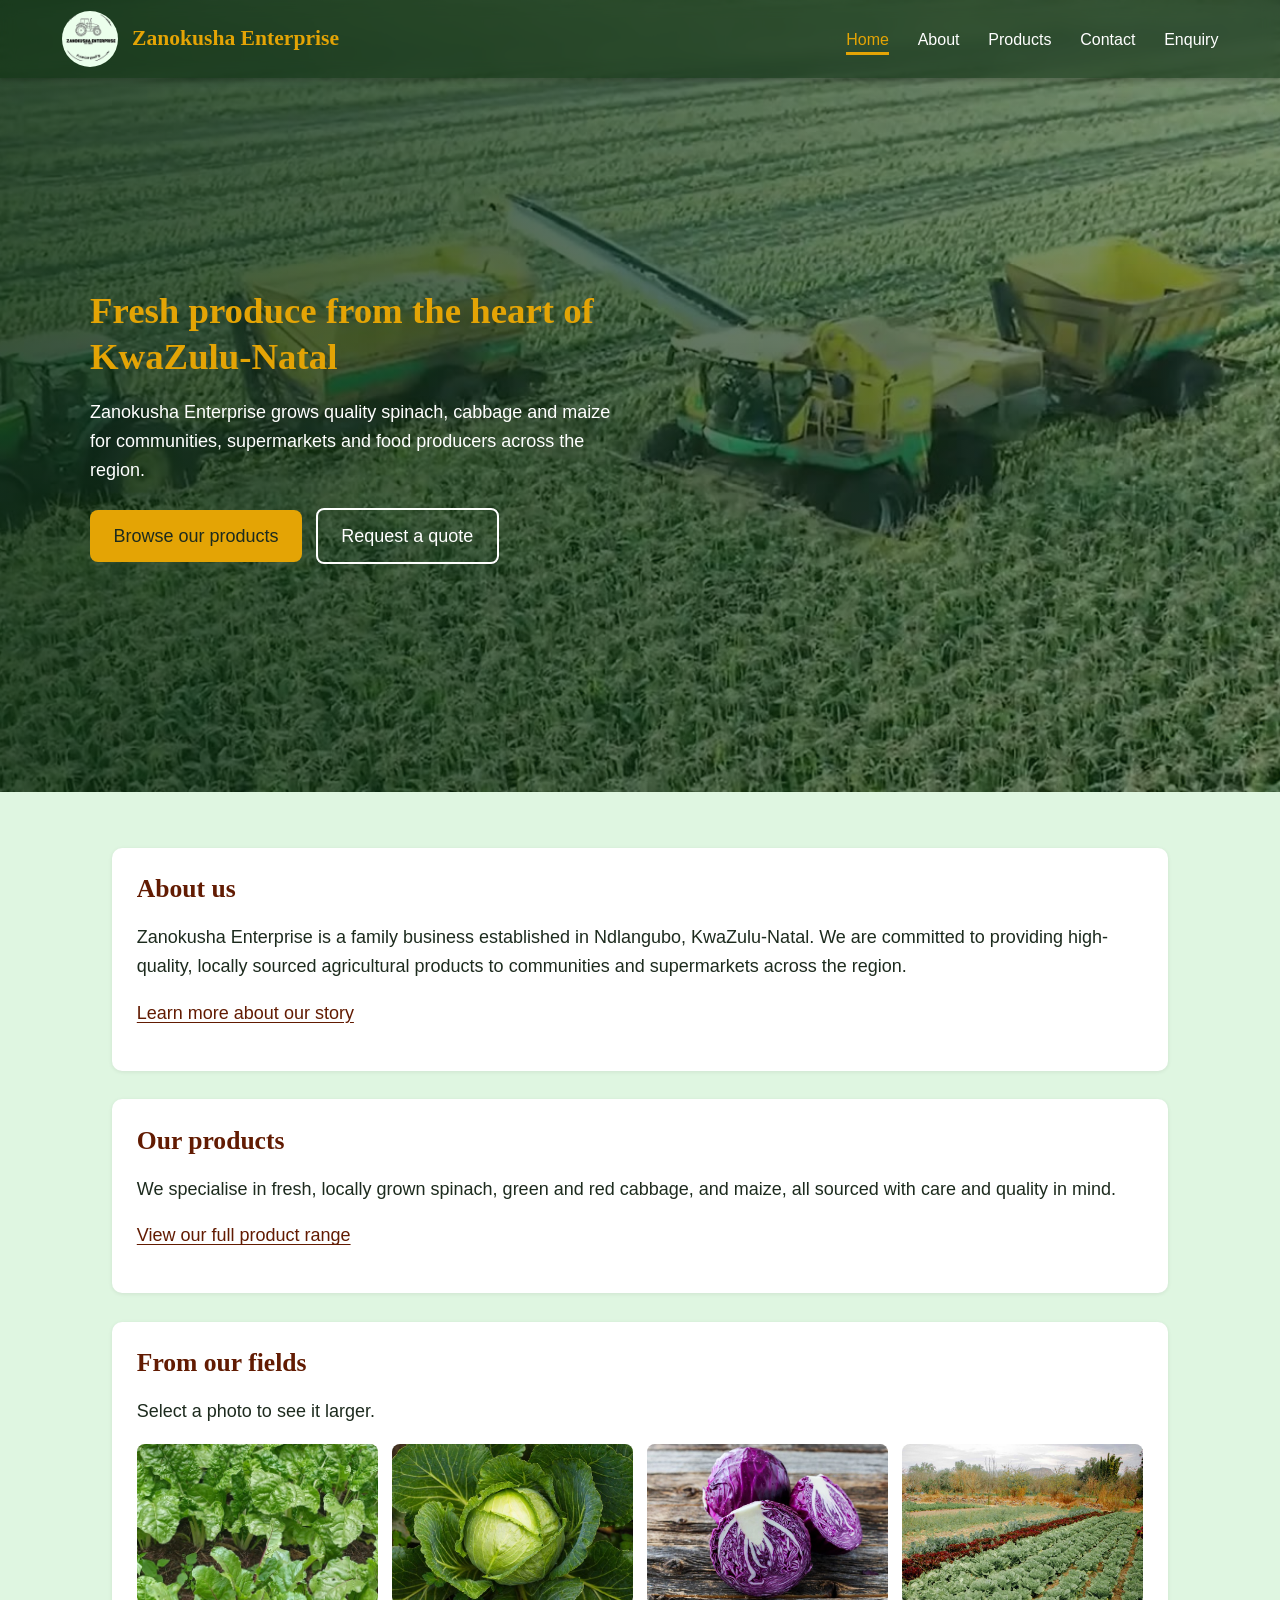
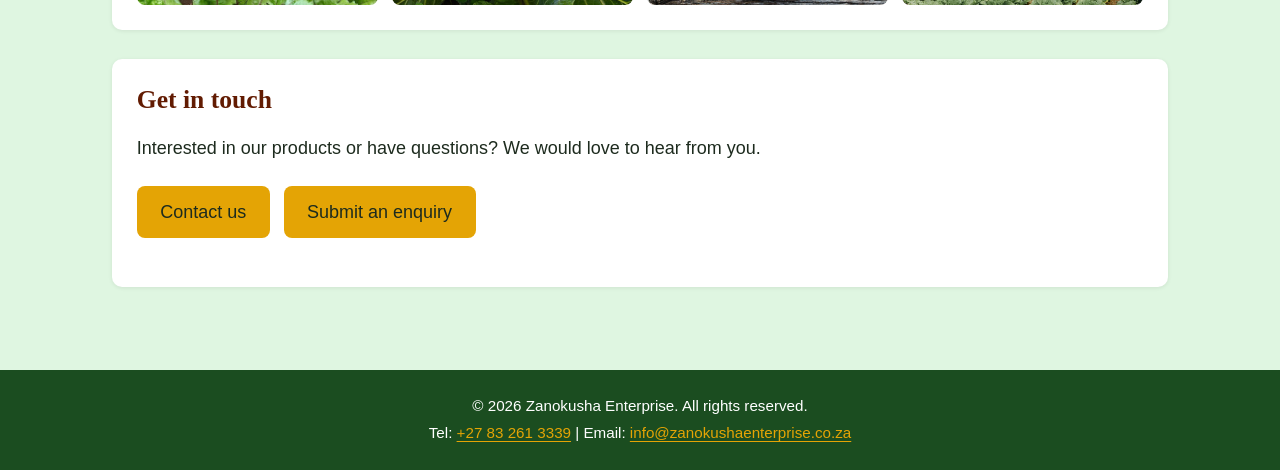
<file: Files/index.html>
<!DOCTYPE html>
<html lang="en-ZA">
    <head>
        <meta charset="UTF-8">
        <meta name="viewport" content="width=device-width, initial-scale=1.0">
        <title>Fresh Vegetables & Maize Supplier in KwaZulu-Natal | Zanokusha Enterprise</title>
        <meta name="description" content="Zanokusha Enterprise supplies fresh spinach, cabbage and maize in bulk to supermarkets, retailers and food producers across KwaZulu-Natal, South Africa.">
        <meta name="robots" content="index, follow">
        <meta name="theme-color" content="#1b4d20">
        <meta http-equiv="Content-Security-Policy" content="default-src 'self'; script-src 'self' https://unpkg.com; style-src 'self' 'unsafe-inline' https://unpkg.com; img-src 'self' data: https://*.tile.openstreetmap.org https://unpkg.com; connect-src 'self' https://formspree.io; object-src 'none'; base-uri 'self'; form-action 'self' mailto: https://formspree.io">
        <meta name="referrer" content="strict-origin-when-cross-origin">
        <link rel="canonical" href="https://zanokusha-enterprise.netlify.app/">
        <meta property="og:type" content="website">
        <meta property="og:title" content="Fresh Vegetables & Maize Supplier in KwaZulu-Natal | Zanokusha Enterprise">
        <meta property="og:description" content="Zanokusha Enterprise supplies fresh spinach, cabbage and maize in bulk to supermarkets, retailers and food producers across KwaZulu-Natal, South Africa.">
        <meta property="og:image" content="https://zanokusha-enterprise.netlify.app/images/spinach-field.jpg">
        <meta property="og:url" content="https://zanokusha-enterprise.netlify.app/">
        <link rel="icon" type="image/png" href="images/favicon.png">
        <link rel="stylesheet" href="style.css">

        <script type="application/ld+json">{"@context":"https://schema.org","@type":"LocalBusiness","name":"Zanokusha Enterprise","description":"Supplier of fresh spinach, cabbage and maize in KwaZulu-Natal.","telephone":"+27832613339","email":"info@zanokushaenterprise.co.za","address":{"@type":"PostalAddress","streetAddress":"Ward 25 Matshana Reserve, Madlebe","addressLocality":"Empangeni","postalCode":"3880","addressCountry":"ZA"},"openingHours":["Mo-Fr 08:00-17:00","Sa 09:00-13:00"]}</script>
    </head>
    <body class="home">
        <a class="skip" href="#main">Skip to main content</a>
        <header>
            <nav aria-label="Main">
                <a class="logo-section" href="index.html"><img src="images/zanokusha-logo.png" alt="Zanokusha Enterprise logo" width="56" height="56"><p class="brand">Zanokusha Enterprise</p></a>
                <button id="nav-toggle" type="button" aria-expanded="false" aria-controls="nav-menu">Menu</button>
                <ul id="nav-menu"><li><a href="index.html" aria-current="page">Home</a></li><li><a href="about.html">About</a></li><li><a href="product.html">Products</a></li><li><a href="contact.html">Contact</a></li><li><a href="enquiry.html">Enquiry</a></li></ul>
            </nav>
        </header>   
            <section id="hero" aria-labelledby="hero-title">
                <video class="hero-video" autoplay muted loop playsinline preload="metadata" poster="images/hero-poster.jpg" aria-hidden="true" tabindex="-1"><source src="video/hero-bg.mp4" type="video/mp4"></video>
                <div>
                    <h1 id="hero-title">Fresh produce from the heart of KwaZulu-Natal</h1>
                    <p>Zanokusha Enterprise grows quality spinach, cabbage and maize for communities, supermarkets and food producers across the region.</p>
                    <a class="btn" href="product.html">Browse our products</a> <a class="btn alt" href="enquiry.html">Request a quote</a>
                </div>
            </section>
        <main id="main">

            <section id="about-preview" class="reveal">
                <h2>About us</h2>
                <p>Zanokusha Enterprise is a family business established in Ndlangubo, KwaZulu-Natal. We are committed to providing high-quality, locally sourced agricultural products to communities and supermarkets across the region.</p>
                <p><a href="about.html">Learn more about our story</a></p>
            </section>

            <section id="products-preview" class="reveal">
                <h2>Our products</h2>
                <p>We specialise in fresh, locally grown spinach, green and red cabbage, and maize, all sourced with care and quality in mind.</p>
                <p><a href="product.html">View our full product range</a></p>
            </section>

            <section id="gallery" class="reveal">
                <h2>From our fields</h2>
                <p>Select a photo to see it larger.</p>
                <div class="gallery">
                    <button type="button" aria-label="Enlarge image: Spinach growing in rows"><img src="images/spinach-field.jpg" alt="Spinach growing in rows" width="400" height="267" loading="lazy"></button><button type="button" aria-label="Enlarge image: A green cabbage head ready for harvest"><img src="images/green-cabbage.jpg" alt="A green cabbage head ready for harvest" width="400" height="267" loading="lazy"></button><button type="button" aria-label="Enlarge image: Red cabbages on a wooden table"><img src="images/red-cabbage.jpg" alt="Red cabbages on a wooden table" width="400" height="267" loading="lazy"></button><button type="button" aria-label="Enlarge image: Rows of cabbages across the Zanokusha field"><img src="images/farm-cabbage-rows.jpg" alt="Rows of cabbages across the Zanokusha field" width="400" height="267" loading="lazy"></button>
                </div>
            </section>
            <section id="cta" class="reveal">
                <h2>Get in touch</h2>
                <p>Interested in our products or have questions? We would love to hear from you.</p>
                <p><a class="btn" href="contact.html">Contact us</a> <a class="btn" href="enquiry.html">Submit an enquiry</a></p>
            </section>
        </main>
    <footer>
        <p>&copy; 2026 Zanokusha Enterprise. All rights reserved.</p>
        <p>Tel: <a href="tel:+27832613339">+27 83 261 3339</a> | Email: <a href="mailto:info@zanokushaenterprise.co.za">info@zanokushaenterprise.co.za</a></p>
    </footer>

        <script src="script.js" defer></script>
    </body>
</html>
</file>
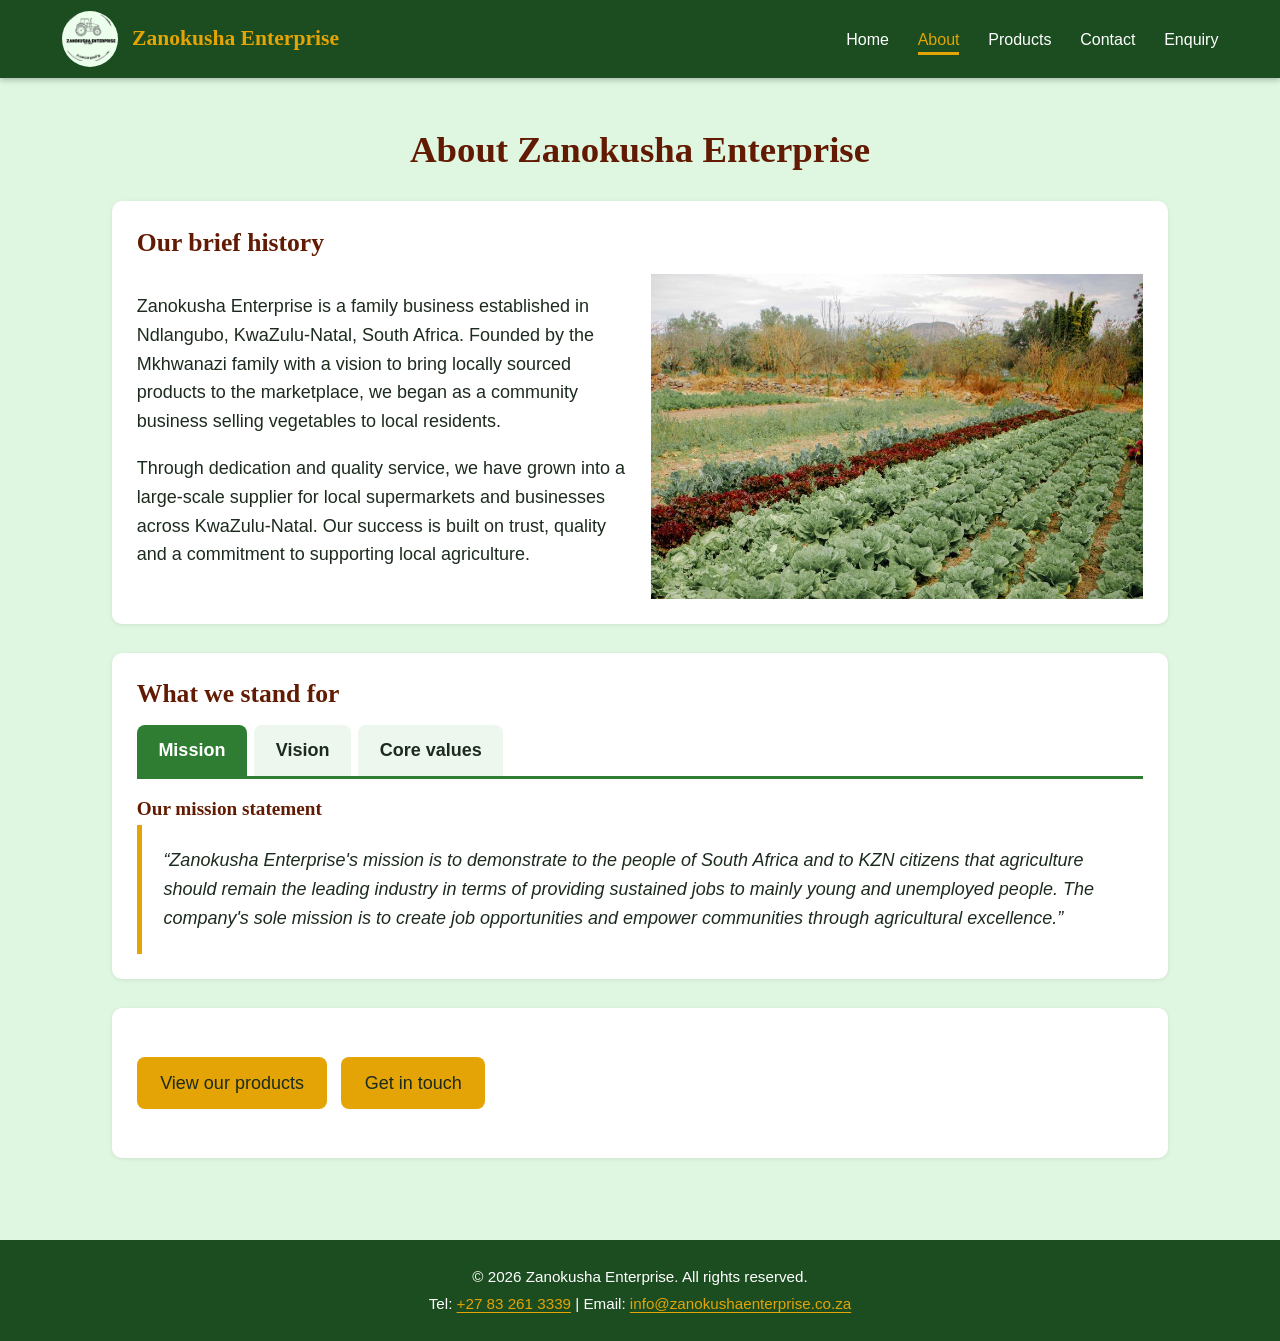
<file: Files/about.html>
<!DOCTYPE html>
<html lang="en-ZA">
    <head>
        <meta charset="UTF-8">
        <meta name="viewport" content="width=device-width, initial-scale=1.0">
        <title>About Us - Mission, Vision & Values | Zanokusha Enterprise</title>
        <meta name="description" content="Learn about Zanokusha Enterprise, a family-owned farm in Ndlangubo, KwaZulu-Natal: our history, mission, vision and values for sustainable agriculture.">
        <meta name="robots" content="index, follow">
        <meta name="theme-color" content="#1b4d20">
        <meta http-equiv="Content-Security-Policy" content="default-src 'self'; script-src 'self' https://unpkg.com; style-src 'self' 'unsafe-inline' https://unpkg.com; img-src 'self' data: https://*.tile.openstreetmap.org https://unpkg.com; connect-src 'self' https://formspree.io; object-src 'none'; base-uri 'self'; form-action 'self' mailto: https://formspree.io">
        <meta name="referrer" content="strict-origin-when-cross-origin">
        <link rel="canonical" href="https://zanokusha-enterprise.netlify.app/about.html">
        <meta property="og:type" content="website">
        <meta property="og:title" content="About Us - Mission, Vision & Values | Zanokusha Enterprise">
        <meta property="og:description" content="Learn about Zanokusha Enterprise, a family-owned farm in Ndlangubo, KwaZulu-Natal: our history, mission, vision and values for sustainable agriculture.">
        <meta property="og:image" content="https://zanokusha-enterprise.netlify.app/images/spinach-field.jpg">
        <meta property="og:url" content="https://zanokusha-enterprise.netlify.app/about.html">
        <link rel="icon" type="image/png" href="images/favicon.png">
        <link rel="stylesheet" href="style.css">


    </head>
    <body>
        <a class="skip" href="#main">Skip to main content</a>
        <header>
            <nav aria-label="Main">
                <a class="logo-section" href="index.html"><img src="images/zanokusha-logo.png" alt="Zanokusha Enterprise logo" width="56" height="56"><p class="brand">Zanokusha Enterprise</p></a>
                <button id="nav-toggle" type="button" aria-expanded="false" aria-controls="nav-menu">Menu</button>
                <ul id="nav-menu"><li><a href="index.html">Home</a></li><li><a href="about.html" aria-current="page">About</a></li><li><a href="product.html">Products</a></li><li><a href="contact.html">Contact</a></li><li><a href="enquiry.html">Enquiry</a></li></ul>
            </nav>
        </header>
        <main id="main">
            <h1>About Zanokusha Enterprise</h1>
            <section id="history" class="reveal">
                <h2>Our brief history</h2>
                    <div class="split">
                        <div>
                            <p>Zanokusha Enterprise is a family business established in Ndlangubo, KwaZulu-Natal, South Africa. Founded by the Mkhwanazi family with a vision to bring locally sourced products to the marketplace, we began as a community business selling vegetables to local residents.</p>
                            <p>Through dedication and quality service, we have grown into a large-scale supplier for local supermarkets and businesses across KwaZulu-Natal. Our success is built on trust, quality and a commitment to supporting local agriculture.</p>
                        </div>
                        <img src="images/farm-cabbage-rows.jpg" alt="Rows of cabbages growing on the Zanokusha Enterprise farm" width="900" height="594">
                    </div>
            </section>
            <section id="purpose" class="reveal">
                <h2>What we stand for</h2>
                <div role="tablist" aria-label="Mission, vision and values">
                    <button role="tab" id="tab-mission" aria-selected="true" aria-controls="panel-mission" type="button">Mission</button>
                    <button role="tab" id="tab-vision" aria-selected="false" aria-controls="panel-vision" tabindex="-1" type="button">Vision</button>
                    <button role="tab" id="tab-values" aria-selected="false" aria-controls="panel-values" tabindex="-1" type="button">Core values</button>
                </div>
                <div role="tabpanel" id="panel-mission" aria-labelledby="tab-mission">
                    <h3>Our mission statement</h3>
                    <blockquote><p>&ldquo;Zanokusha Enterprise's mission is to demonstrate to the people of South Africa and to KZN citizens that agriculture should remain the leading industry in terms of providing sustained jobs to mainly young and unemployed people. The company's sole mission is to create job opportunities and empower communities through agricultural excellence.&rdquo;</p></blockquote>
                </div>
                <div role="tabpanel" id="panel-vision" aria-labelledby="tab-vision" hidden>
                    <h3>Our vision statement</h3>
                    <blockquote><p>&ldquo;Zanokusha Enterprise's vision is to lead the transformation of modern agriculture by cultivating high-yield, sustainable farming practices that nourish communities while restoring the earth for future generations.&rdquo;</p></blockquote>
                </div>
                <div role="tabpanel" id="panel-values" aria-labelledby="tab-values" hidden>
                    <h3>Our core values</h3>
                    <ul>
                    <li><strong>Quality:</strong> We maintain the highest standards in our agricultural products.</li>
                    <li><strong>Sustainability:</strong> We practise environmentally responsible farming methods.</li>
                    <li><strong>Community:</strong> We create job opportunities and support local communities.</li>
                    <li><strong>Integrity:</strong> We conduct our business with honesty and transparency.</li>
                    <li><strong>Innovation:</strong> We keep improving and embrace modern agricultural techniques.</li>
                    </ul>
                </div>
            </section>
            <section id="cta" class="reveal">
                <p><a class="btn" href="product.html">View our products</a> <a class="btn" href="contact.html">Get in touch</a></p>
            </section>
        </main>
        <footer>
            <p>&copy; 2026 Zanokusha Enterprise. All rights reserved.</p>
            <p>Tel: <a href="tel:+27832613339">+27 83 261 3339</a> | Email: <a href="mailto:info@zanokushaenterprise.co.za">info@zanokushaenterprise.co.za</a></p>
        </footer>

        <script src="script.js" defer></script>
    </body>
</html>
</file>
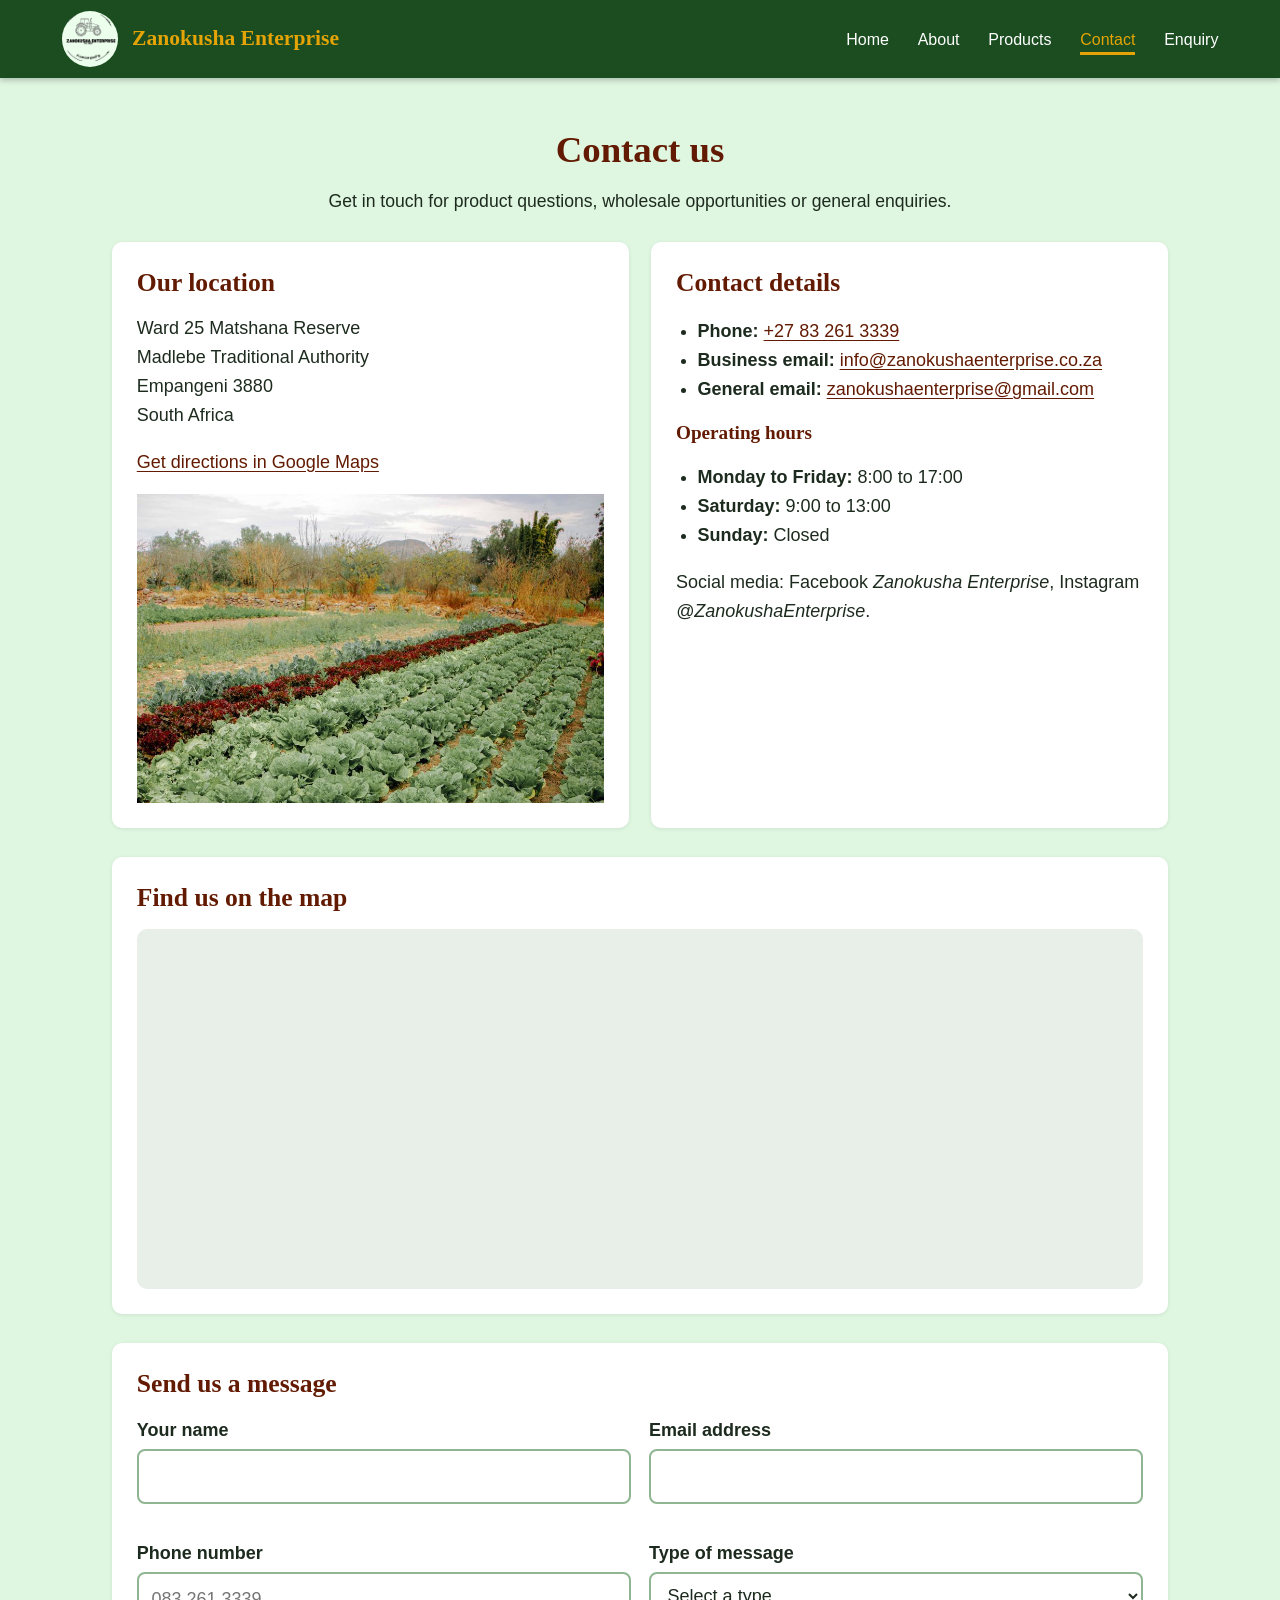
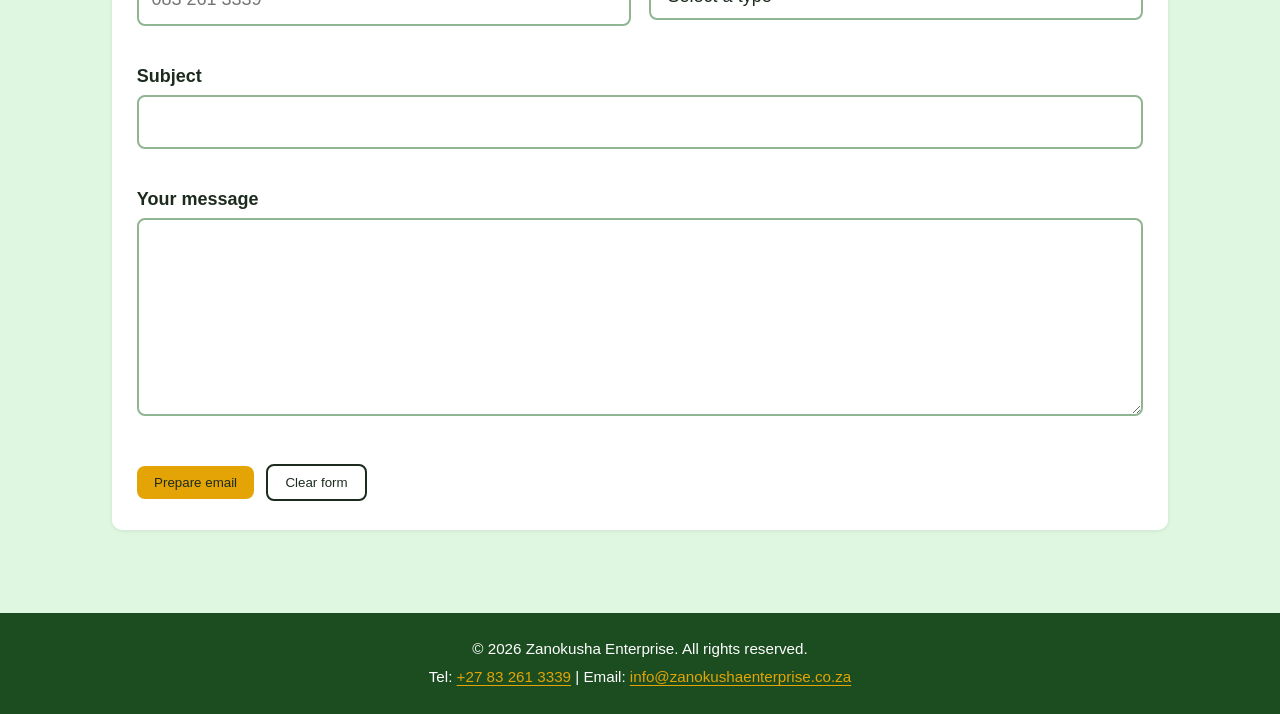
<file: Files/contact.html>
<!DOCTYPE html>
<html lang="en-ZA">
    <head>
        <meta charset="UTF-8">
        <meta name="viewport" content="width=device-width, initial-scale=1.0">
        <title>Contact Zanokusha Enterprise | Empangeni, KwaZulu-Natal</title>
        <meta name="description" content="Contact Zanokusha Enterprise in Empangeni, KwaZulu-Natal. Find our address, map, phone, email and opening hours, or send us a message.">
        <meta name="robots" content="index, follow">
        <meta name="theme-color" content="#1b4d20">
        <meta http-equiv="Content-Security-Policy" content="default-src 'self'; script-src 'self'; style-src 'self' 'unsafe-inline'; img-src 'self' data:; frame-src https://www.google.com; connect-src 'self' https://formspree.io; object-src 'none'; base-uri 'self'; form-action 'self' mailto: https://formspree.io">
        <meta name="referrer" content="strict-origin-when-cross-origin">
        <link rel="canonical" href="https://zanokusha-enterprise.netlify.app/contact.html">
        <meta property="og:type" content="website">
        <meta property="og:title" content="Contact Zanokusha Enterprise | Empangeni, KwaZulu-Natal">
        <meta property="og:description" content="Contact Zanokusha Enterprise in Empangeni, KwaZulu-Natal. Find our address, map, phone, email and opening hours, or send us a message.">
        <meta property="og:image" content="https://zanokusha-enterprise.netlify.app/images/spinach-field.jpg">
        <meta property="og:url" content="https://zanokusha-enterprise.netlify.app/contact.html">
        <link rel="icon" type="image/png" href="images/favicon.png">
        <link rel="stylesheet" href="style.css">

    </head>
    <body>
        <a class="skip" href="#main">Skip to main content</a>
        <header>
            <nav aria-label="Main">
                <a class="logo-section" href="index.html"><img src="images/zanokusha-logo.png" alt="Zanokusha Enterprise logo" width="56" height="56"><p class="brand">Zanokusha Enterprise</p></a>
                <button id="nav-toggle" type="button" aria-expanded="false" aria-controls="nav-menu">Menu</button>
                <ul id="nav-menu"><li><a href="index.html">Home</a></li><li><a href="about.html">About</a></li><li><a href="product.html">Products</a></li><li><a href="contact.html" aria-current="page">Contact</a></li><li><a href="enquiry.html">Enquiry</a></li></ul>
            </nav>
        </header>
        <main id="main">
            <h1>Contact us</h1>
            <p class="lead">Get in touch for product questions, wholesale opportunities or general enquiries.</p>
                <div class="split">
                    <section id="location">
                        <h2>Our location</h2>
                        <address>Ward 25 Matshana Reserve<br>Madlebe Traditional Authority<br>Empangeni 3880<br>South Africa</address>
                        <p><a href="https://www.google.com/maps/search/?api=1&amp;query=Matshana+Reserve+Madlebe+Empangeni" target="_blank" rel="noopener noreferrer">Get directions in Google Maps</a></p>
                        <img src="images/farm-cabbage-rows.jpg" alt="Cabbage rows on the Zanokusha Enterprise farm" width="900" height="594" loading="lazy">
                    </section>
                    <section id="contact-details">
                        <h2>Contact details</h2>
                        <ul>
                        <li><strong>Phone:</strong> <a href="tel:+27832613339">+27 83 261 3339</a></li>
                        <li><strong>Business email:</strong> <a href="mailto:info@zanokushaenterprise.co.za">info@zanokushaenterprise.co.za</a></li>
                        <li><strong>General email:</strong> <a href="mailto:zanokushaenterprise@gmail.com">zanokushaenterprise@gmail.com</a></li>
                        </ul>
                        <h3>Operating hours</h3>
                        <ul><li><strong>Monday to Friday:</strong> 8:00 to 17:00</li><li><strong>Saturday:</strong> 9:00 to 13:00</li><li><strong>Sunday:</strong> Closed</li></ul>
                        <p>Social media: Facebook <em>Zanokusha Enterprise</em>, Instagram <em>@ZanokushaEnterprise</em>.</p>
                    </section>
                </div>
                    <section id="map">
                        <h2>Find us on the map</h2>
                        <div id="map-canvas"><iframe title="Google Map showing the Zanokusha Enterprise location in Madlebe, Empangeni" src="https://www.google.com/maps?q=Ward+25+Matshana+Reserve,+Madlebe,+Empangeni,+3880,+South+Africa&amp;z=14&amp;output=embed" width="600" height="360" style="border:0" loading="lazy" allowfullscreen referrerpolicy="no-referrer-when-downgrade"></iframe></div>
                    </section>
                    <section id="message-form">
                        <h2>Send us a message</h2>
                        <form id="contact-form-el" novalidate>
                            <div class="row"><div class="field"><label for="name">Your name</label><input type="text" id="name" name="name" required minlength="2" maxlength="60" autocomplete="name"><span class="error" id="err-name" aria-live="polite"></span></div><div class="field"><label for="email">Email address</label><input type="email" id="email" name="email" required autocomplete="email"><span class="error" id="err-email" aria-live="polite"></span></div></div>
                            <div class="row"><div class="field"><label for="phone">Phone number</label><input type="tel" id="phone" name="phone" required placeholder="083 261 3339" autocomplete="tel"><span class="error" id="err-phone" aria-live="polite"></span></div><div class="field"><label for="topic">Type of message</label><select id="topic" name="topic" required><option value="">Select a type</option><option value="general">General question</option><option value="orders">Orders and delivery</option><option value="partner">Partnership</option><option value="feedback">Feedback</option><option value="other">Other</option></select><span class="error" id="err-topic" aria-live="polite"></span></div></div>
                            <div class="field"><label for="subject">Subject</label><input type="text" id="subject" name="subject" required minlength="4" maxlength="100"><span class="error" id="err-subject" aria-live="polite"></span></div><div class="field"><label for="message">Your message</label><textarea id="message" name="message" rows="6" required minlength="10" maxlength="1000"></textarea><span class="error" id="err-message" aria-live="polite"></span></div><div class="hp" aria-hidden="true"><label>Leave this empty <input type="text" name="website" tabindex="-1" autocomplete="off"></label></div>
                            <div><button class="btn" type="submit">Prepare email</button> <button class="btn alt" type="reset">Clear form</button></div>
                        </form>
                        <div id="email-preview" class="status" role="status" hidden></div>
                    </section>
        </main>
        <footer>
            <p>&copy; 2026 Zanokusha Enterprise. All rights reserved.</p>
            <p>Tel: <a href="tel:+27832613339">+27 83 261 3339</a> | Email: <a href="mailto:info@zanokushaenterprise.co.za">info@zanokushaenterprise.co.za</a></p>
        </footer>
        <script src="script.js" defer></script>
    </body>
</html>
</file>
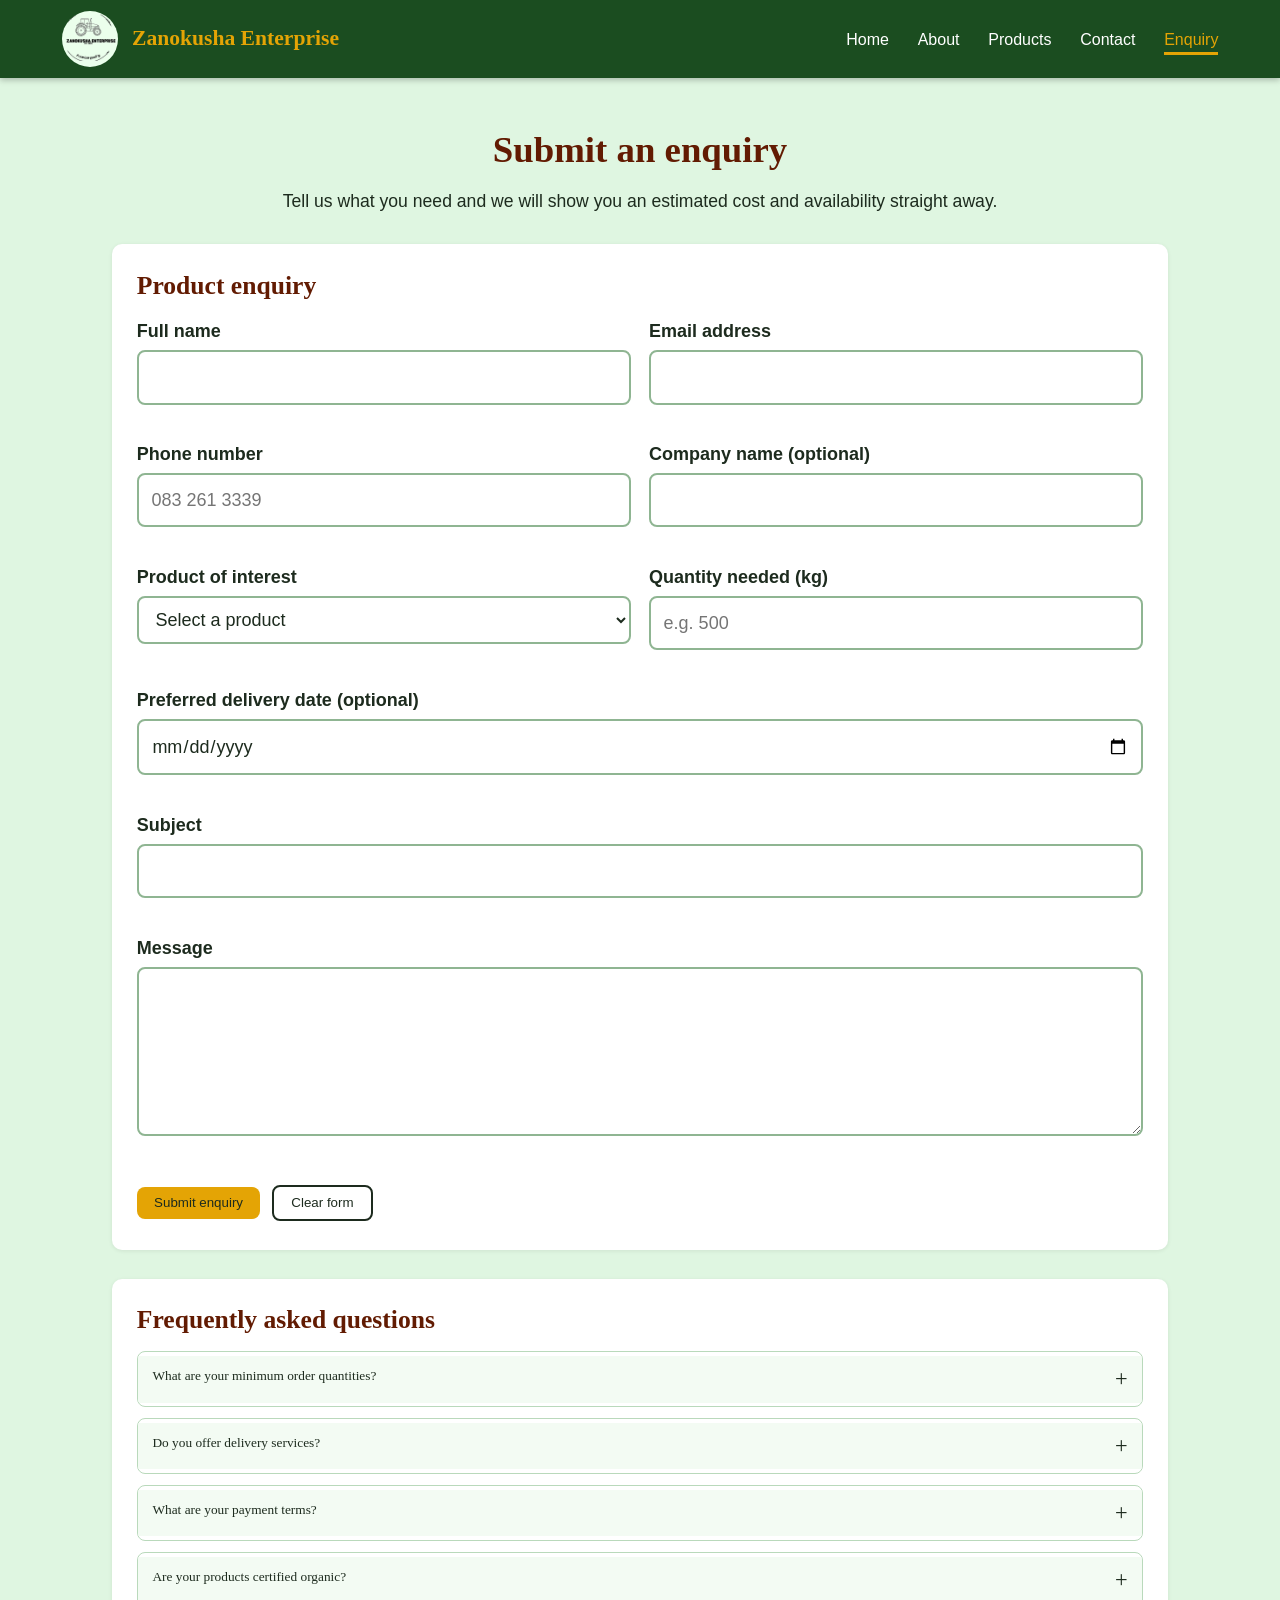
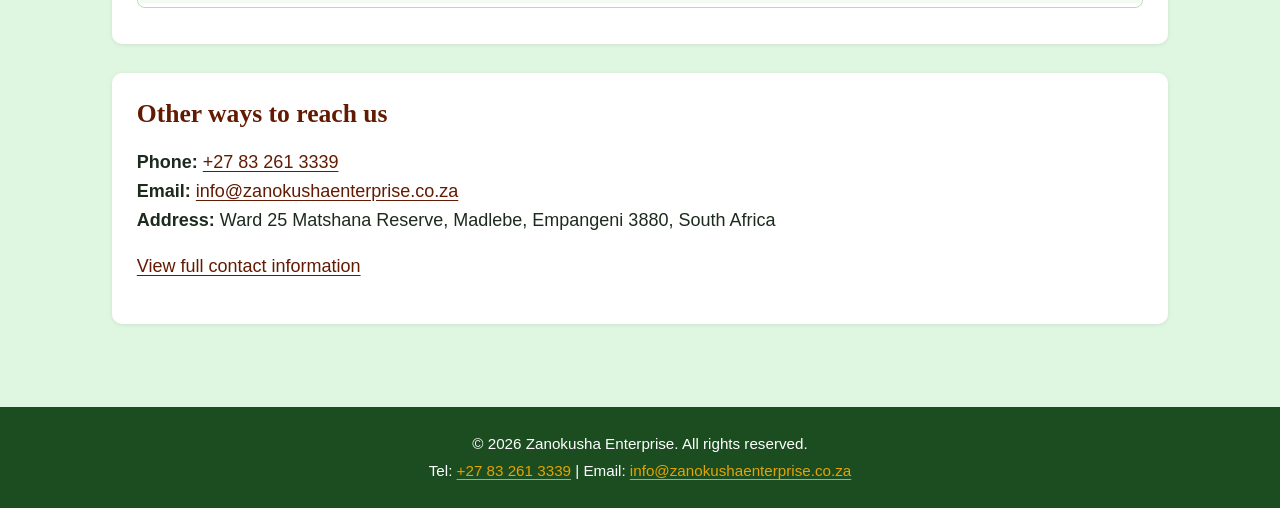
<file: Files/enquiry.html>
<!DOCTYPE html>
<html lang="en-ZA">
    <head>
        <meta charset="UTF-8">
        <meta name="viewport" content="width=device-width, initial-scale=1.0">
        <title>Request a Quote or Product Enquiry | Zanokusha Enterprise</title>
        <meta name="description" content="Send a product enquiry to Zanokusha Enterprise and get an instant estimate of cost and availability for spinach, cabbage or maize.">
        <meta name="robots" content="index, follow">
        <meta name="theme-color" content="#1b4d20">
        <meta http-equiv="Content-Security-Policy" content="default-src 'self'; script-src 'self' https://unpkg.com; style-src 'self' 'unsafe-inline' https://unpkg.com; img-src 'self' data: https://*.tile.openstreetmap.org https://unpkg.com; connect-src 'self' https://formspree.io; object-src 'none'; base-uri 'self'; form-action 'self' mailto: https://formspree.io">
        <meta name="referrer" content="strict-origin-when-cross-origin">
        <link rel="canonical" href="https://zanokusha-enterprise.netlify.app/enquiry.html">
        <meta property="og:type" content="website">
        <meta property="og:title" content="Request a Quote or Product Enquiry | Zanokusha Enterprise">
        <meta property="og:description" content="Send a product enquiry to Zanokusha Enterprise and get an instant estimate of cost and availability for spinach, cabbage or maize.">
        <meta property="og:image" content="https://zanokusha-enterprise.netlify.app/images/spinach-field.jpg">
        <meta property="og:url" content="https://zanokusha-enterprise.netlify.app/enquiry.html">
        <link rel="icon" type="image/png" href="images/favicon.png">
        <link rel="stylesheet" href="style.css">


    </head>
    
    <body>
        <a class="skip" href="#main">Skip to main content</a>
        <header>
            <nav aria-label="Main">
                <a class="logo-section" href="index.html"><img src="images/zanokusha-logo.png" alt="Zanokusha Enterprise logo" width="56" height="56"><p class="brand">Zanokusha Enterprise</p></a>
                <button id="nav-toggle" type="button" aria-expanded="false" aria-controls="nav-menu">Menu</button>
                <ul id="nav-menu"><li><a href="index.html">Home</a></li><li><a href="about.html">About</a></li><li><a href="product.html">Products</a></li><li><a href="contact.html">Contact</a></li><li><a href="enquiry.html" aria-current="page">Enquiry</a></li></ul>
            </nav>
        </header>

        <main id="main">
            <h1>Submit an enquiry</h1>
            <p class="lead">Tell us what you need and we will show you an estimated cost and availability straight away.</p>
            <section id="enquiry-form">
                <h2>Product enquiry</h2>
                <form id="enquiry-form-el" novalidate method="post" action="enquiry.html">
                    <div class="row"><div class="field"><label for="name">Full name</label><input type="text" id="name" name="name" required minlength="2" maxlength="60" autocomplete="name"><span class="error" id="err-name" aria-live="polite"></span></div><div class="field"><label for="email">Email address</label><input type="email" id="email" name="email" required autocomplete="email"><span class="error" id="err-email" aria-live="polite"></span></div></div>
                    <div class="row"><div class="field"><label for="phone">Phone number</label><input type="tel" id="phone" name="phone" required placeholder="083 261 3339" autocomplete="tel"><span class="error" id="err-phone" aria-live="polite"></span></div><div class="field"><label for="company">Company name (optional)</label><input type="text" id="company" name="company" maxlength="80" autocomplete="organization"><span class="error" id="err-company" aria-live="polite"></span></div></div>
                    <div class="row"><div class="field"><label for="product">Product of interest</label><select id="product" name="product" required><option value="">Select a product</option></select><span class="error" id="err-product" aria-live="polite"></span></div><div class="field"><label for="quantity">Quantity needed (kg)</label><input type="number" id="quantity" name="quantity" required min="1" max="100000" step="1" inputmode="numeric" placeholder="e.g. 500"><span class="error" id="err-quantity" aria-live="polite"></span></div></div>
                    <div class="field"><label for="date">Preferred delivery date (optional)</label><input type="date" id="date" name="date"><span class="error" id="err-date" aria-live="polite"></span></div>
                    <div class="field"><label for="subject">Subject</label><input type="text" id="subject" name="subject" required minlength="4" maxlength="100"><span class="error" id="err-subject" aria-live="polite"></span></div><div class="field"><label for="message">Message</label><textarea id="message" name="message" rows="5" required minlength="10" maxlength="1000"></textarea><span class="error" id="err-message" aria-live="polite"></span></div><div class="hp" aria-hidden="true"><label>Leave this empty <input type="text" name="website" tabindex="-1" autocomplete="off"></label></div>
                    <div><button class="btn" type="submit">Submit enquiry</button> <button class="btn alt" type="reset">Clear form</button></div>
                </form>
                <div id="enquiry-result" class="status" role="status" hidden></div>
            </section>
            <section id="faq">
                <h2>Frequently asked questions</h2>
                <div class="acc-item"><h3><button class="acc-trigger" type="button" id="q0" aria-expanded="false" aria-controls="a0">What are your minimum order quantities?</button></h3><div class="acc-panel" id="a0" role="region" aria-labelledby="q0"><div><p>Minimums depend on the product (for example 50 kg for spinach and 500 kg for maize). The enquiry form shows whether your quantity qualifies.</p></div></div></div><div class="acc-item"><h3><button class="acc-trigger" type="button" id="q1" aria-expanded="false" aria-controls="a1">Do you offer delivery services?</button></h3><div class="acc-panel" id="a1" role="region" aria-labelledby="q1"><div><p>Yes, we deliver bulk orders. Delivery rates depend on your location, so we confirm them in our reply.</p></div></div></div><div class="acc-item"><h3><button class="acc-trigger" type="button" id="q2" aria-expanded="false" aria-controls="a2">What are your payment terms?</button></h3><div class="acc-panel" id="a2" role="region" aria-labelledby="q2"><div><p>We work with clients to agree flexible payment terms. Please discuss this when placing your order.</p></div></div></div><div class="acc-item"><h3><button class="acc-trigger" type="button" id="q3" aria-expanded="false" aria-controls="a3">Are your products certified organic?</button></h3><div class="acc-panel" id="a3" role="region" aria-labelledby="q3"><div><p>We practise sustainable farming but please contact us to discuss the specific certifications you require.</p></div></div></div>
            </section>
            <section id="contact-quick">
                <h2>Other ways to reach us</h2>
                <p><strong>Phone:</strong> <a href="tel:+27832613339">+27 83 261 3339</a><br><strong>Email:</strong> <a href="mailto:info@zanokushaenterprise.co.za">info@zanokushaenterprise.co.za</a><br><strong>Address:</strong> Ward 25 Matshana Reserve, Madlebe, Empangeni 3880, South Africa</p>
                <p><a href="contact.html">View full contact information</a></p>
            </section>
        </main>

        <footer>
            <p>&copy; 2026 Zanokusha Enterprise. All rights reserved.</p>
            <p>Tel: <a href="tel:+27832613339">+27 83 261 3339</a> | Email: <a href="mailto:info@zanokushaenterprise.co.za">info@zanokushaenterprise.co.za</a></p>
        </footer>

        <script src="script.js" defer></script>
    </body>
</html>
</file>
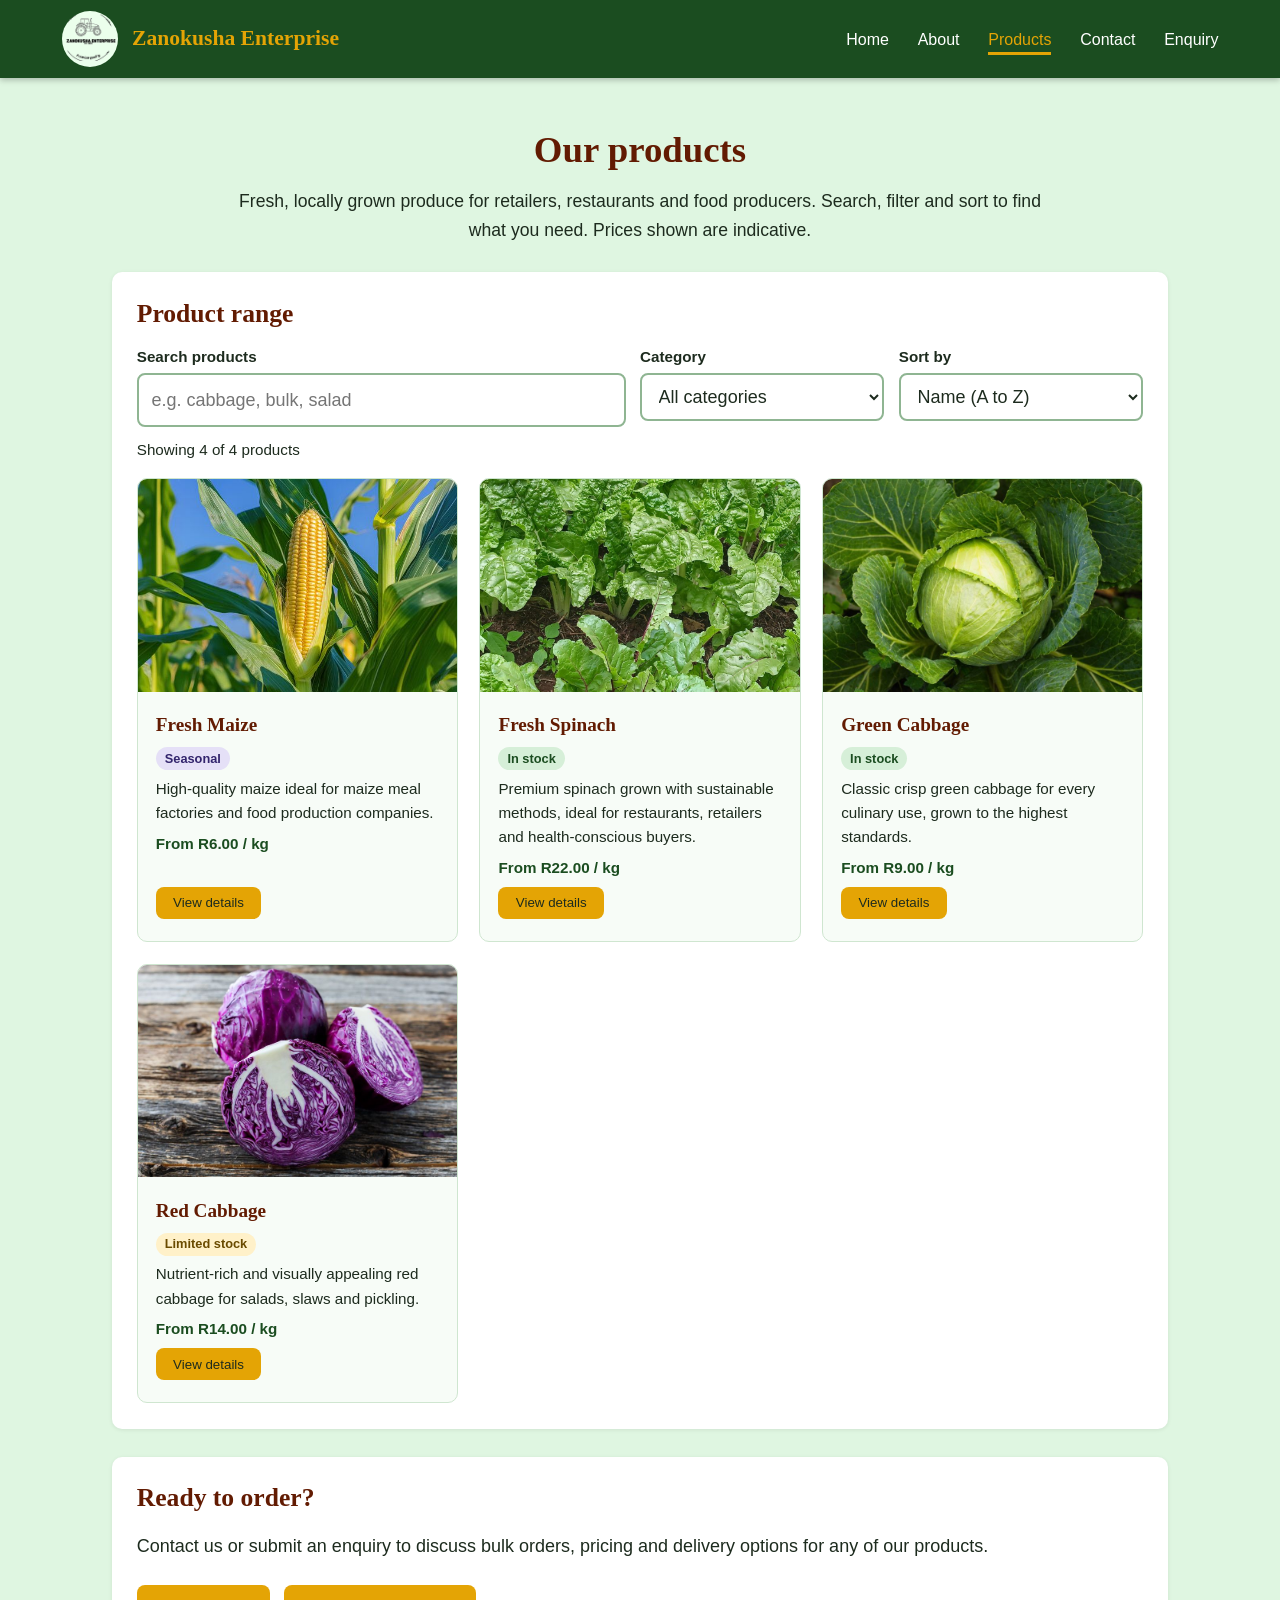
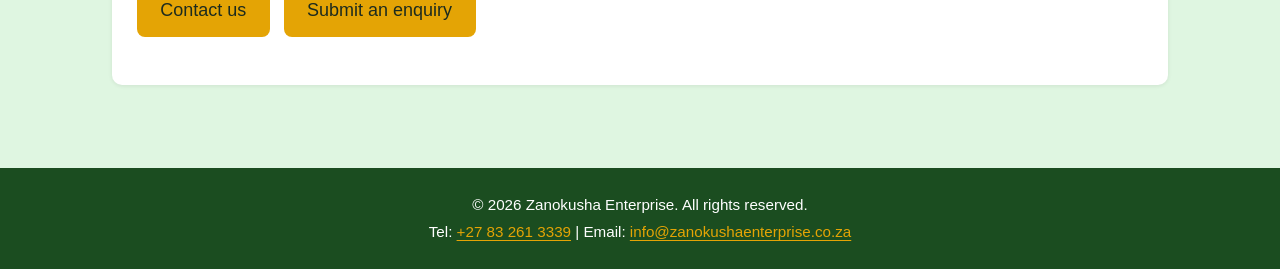
<file: Files/product.html>
<!DOCTYPE html>
<html lang="en-ZA">
    <head>
        <meta charset="UTF-8">
        <meta name="viewport" content="width=device-width, initial-scale=1.0">
        <title>Spinach, Cabbage & Maize Products for Bulk Buyers | Zanokusha Enterprise</title>
        <meta name="description" content="Browse and search fresh spinach, green cabbage, red cabbage and maize from Zanokusha Enterprise. Bulk supply for supermarkets, retailers and maize meal producers.">
        <meta name="robots" content="index, follow">
        <meta name="theme-color" content="#1b4d20">
        <meta http-equiv="Content-Security-Policy" content="default-src 'self'; script-src 'self' https://unpkg.com; style-src 'self' 'unsafe-inline' https://unpkg.com; img-src 'self' data: https://*.tile.openstreetmap.org https://unpkg.com; connect-src 'self' https://formspree.io; object-src 'none'; base-uri 'self'; form-action 'self' mailto: https://formspree.io">
        <meta name="referrer" content="strict-origin-when-cross-origin">
        <link rel="canonical" href="https://zanokusha-enterprise.netlify.app/product.html">
        <meta property="og:type" content="website">
        <meta property="og:title" content="Spinach, Cabbage & Maize Products for Bulk Buyers | Zanokusha Enterprise">
        <meta property="og:description" content="Browse and search fresh spinach, green cabbage, red cabbage and maize from Zanokusha Enterprise. Bulk supply for supermarkets, retailers and maize meal producers.">
        <meta property="og:image" content="https://zanokusha-enterprise.netlify.app/images/spinach-field.jpg">
        <meta property="og:url" content="https://zanokusha-enterprise.netlify.app/product.html">
        <link rel="icon" type="image/png" href="images/favicon.png">
        <link rel="stylesheet" href="style.css">


    </head>
    <body>
        <a class="skip" href="#main">Skip to main content</a>
        <header>
            <nav aria-label="Main">
                <a class="logo-section" href="index.html"><img src="images/zanokusha-logo.png" alt="Zanokusha Enterprise logo" width="56" height="56"><p class="brand">Zanokusha Enterprise</p></a>
                <button id="nav-toggle" type="button" aria-expanded="false" aria-controls="nav-menu">Menu</button>
                <ul id="nav-menu"><li><a href="index.html">Home</a></li><li><a href="about.html">About</a></li><li><a href="product.html" aria-current="page">Products</a></li><li><a href="contact.html">Contact</a></li><li><a href="enquiry.html">Enquiry</a></li></ul>
            </nav>
        </header>

        <main id="main">
            <h1>Our products</h1>
            <p class="lead">Fresh, locally grown produce for retailers, restaurants and food producers. Search, filter and sort to find what you need. Prices shown are indicative.</p>
            <section id="catalogue">
                <h2>Product range</h2>
                <div class="controls">
                <div class="field"><label for="search">Search products</label><input type="search" id="search" placeholder="e.g. cabbage, bulk, salad" autocomplete="off"></div>
                <div class="field"><label for="category">Category</label><select id="category"><option value="">All categories</option></select></div>
                <div class="field"><label for="sort">Sort by</label><select id="sort"><option value="name">Name (A to Z)</option><option value="price-asc">Price (low to high)</option><option value="price-desc">Price (high to low)</option></select></div>
                </div>
                <p id="result-count" role="status" aria-live="polite"></p>
                <div id="product-grid" class="grid"><noscript><p>Please turn on JavaScript to browse the product list, or <a href="enquiry.html">send us an enquiry</a>.</p></noscript></div>
            </section>
            <section id="ordering">
                <h2>Ready to order?</h2>
                <p>Contact us or submit an enquiry to discuss bulk orders, pricing and delivery options for any of our products.</p>
                <p><a class="btn" href="contact.html">Contact us</a> <a class="btn" href="enquiry.html">Submit an enquiry</a></p>
            </section>
        </main>
        <footer>
            <p>&copy; 2026 Zanokusha Enterprise. All rights reserved.</p>
            <p>Tel: <a href="tel:+27832613339">+27 83 261 3339</a> | Email: <a href="mailto:info@zanokushaenterprise.co.za">info@zanokushaenterprise.co.za</a></p>
        </footer>

        <script src="script.js" defer></script>
    </body>
</html>
</file>
<file: Files/style.css>
/* Zanokusha Enterprise - shared stylesheet (Parts 1-3)
   Palette: green #1b4d20 / #2e7d32, gold #e4a405, brown #621b02 */
:root{--g9:#1b4d20;--g7:#2e7d32;--bg:#dff6e1;--gold:#e4a405;--brown:#621b02;--ink:#1d2b1e;--card:#fff;--err:#b3261e;--ok:#1b6b2a;--r:10px}
*{box-sizing:border-box}
html{scroll-behavior:smooth}
body{margin:0;background:var(--bg);color:var(--ink);font:18px/1.6 "Segoe UI",Arial,Helvetica,sans-serif}
img{max-width:100%;height:auto;display:block}
a{color:var(--brown);text-underline-offset:3px}
a:hover{color:var(--g7)}
:focus-visible{outline:3px solid var(--brown);outline-offset:2px}
.skip{position:absolute;left:-999px;top:0;background:var(--gold);color:var(--ink);padding:.6em 1em;z-index:100}
.skip:focus{left:0}

/* Header / nav */
header{background:var(--g9);box-shadow:0 2px 6px rgba(0,0,0,.25);position:sticky;top:0;z-index:50}
nav{display:flex;justify-content:space-between;align-items:center;max-width:1200px;margin:0 auto;padding:.6em 1.2em;flex-wrap:wrap;gap:.5em}
.logo-section{display:flex;align-items:center;gap:.8em;text-decoration:none}
.logo-section img{border-radius:50%}
.brand{color:var(--gold);font:700 1.35rem Georgia,serif;margin:0}
nav ul{display:flex;gap:1.6em;margin:0;padding:0;list-style:none}
nav ul a{color:#fff;text-decoration:none;padding:.3em 0;border-bottom:3px solid transparent;font-size:1rem}
nav ul a:hover,nav ul a[aria-current=page]{color:var(--gold);border-color:var(--gold)}
#nav-toggle{display:none;background:none;border:2px solid var(--gold);color:var(--gold);border-radius:6px;padding:.3em .8em;font-size:1rem;cursor:pointer}

/* Layout */
main{max-width:1100px;margin:0 auto;padding:1.5em 1.2em 3em}
h1,h2,h3{font-family:Georgia,serif;color:var(--brown);line-height:1.25}
h1{font-size:2.3rem;text-align:center;margin:.6em 0 .4em}
h2{font-size:1.6rem;margin:0 0 .6em}
h3{font-size:1.2rem;margin:.2em 0}
.lead{text-align:center;max-width:46em;margin:0 auto 1.5em;font-size:1.1rem}
section{margin:1.6em 0;padding:1.4em;background:var(--card);border-radius:var(--r);box-shadow:0 1px 4px rgba(0,0,0,.08)}
section ul{padding-left:1.2em}
#hero{display:grid;grid-template-columns:1fr 1fr;gap:2em;align-items:center;background:var(--g9);color:#fff;padding:2em}
#hero{position:relative;overflow:hidden;isolation:isolate;margin:0;border-radius:0;box-shadow:none;min-height:88vh;padding:7.5rem max(1.2em,calc((100% - 1100px)/2)) 3em}
.home header{position:fixed;left:0;right:0;top:0;background:rgba(14,48,18,.55);-webkit-backdrop-filter:blur(8px);backdrop-filter:blur(8px)}
.hero-video{position:absolute;inset:0;width:100%;height:100%;object-fit:cover;z-index:-2;pointer-events:none}
#hero::before{content:"";position:absolute;inset:0;background:linear-gradient(90deg,rgba(10,40,14,.8),rgba(10,40,14,.5));z-index:-1}
#hero h1{color:var(--gold);text-align:left;margin:0 0 .3em}
#hero>div{max-width:40rem}
.btn,button.btn{display:inline-block;background:var(--gold);color:var(--ink);border:0;border-radius:8px;padding:.65em 1.3em;font:700 1rem inherit;font-family:inherit;text-decoration:none;cursor:pointer;margin:.3em .5em .3em 0}
.btn:hover{background:#f2b91c;color:var(--ink)}
.btn.alt{background:transparent;color:inherit;border:2px solid currentColor}
.btn[disabled]{opacity:.6;cursor:wait}
.split{display:grid;grid-template-columns:1fr 1fr;gap:1.2em}
.split section{margin:0}
address{font-style:normal}

/* Reveal animation (only where JS adds .reveal) */
.js .reveal{opacity:0;transform:translateY(14px);transition:opacity .6s,transform .6s}
.js .reveal.in{opacity:1;transform:none}
#hero{animation:fade .8s ease both}
@keyframes fade{from{opacity:0}to{opacity:1}}

/* Tabs */
[role=tablist]{display:flex;gap:.4em;flex-wrap:wrap;border-bottom:3px solid var(--g7);margin-bottom:1em}
[role=tab]{background:#eef7ee;border:0;border-radius:8px 8px 0 0;padding:.6em 1.2em;font:inherit;font-weight:700;color:var(--ink);cursor:pointer}
[role=tab][aria-selected=true]{background:var(--g7);color:#fff}
[role=tabpanel]{animation:fade .3s}
[role=tabpanel][hidden]{display:none}
blockquote{margin:0;padding:.2em 1.2em;border-left:5px solid var(--gold);font-style:italic}

/* Accordion */
.acc-item{border:1px solid #b9d9bb;border-radius:8px;margin:.6em 0;overflow:hidden}
.acc-trigger{width:100%;text-align:left;background:#f3fbf3;border:0;padding:.9em 1.1em;font:700 1.05rem inherit;font-family:inherit;color:var(--ink);cursor:pointer;display:flex;justify-content:space-between;gap:1em}
.acc-trigger::after{content:"+";font-size:1.4rem;line-height:1;transition:transform .25s}
.acc-trigger[aria-expanded=true]::after{transform:rotate(45deg)}
.acc-panel{display:grid;grid-template-rows:0fr;transition:grid-template-rows .3s}
.acc-panel.open{grid-template-rows:1fr}
.acc-panel>div{overflow:hidden}
.acc-panel p{margin:0;padding:.2em 1.1em 1em}

/* Gallery + lightbox */
.gallery{display:grid;grid-template-columns:repeat(auto-fit,minmax(210px,1fr));gap:.8em}
.gallery button{padding:0;border:0;border-radius:8px;overflow:hidden;cursor:zoom-in;background:none}
.gallery img{width:100%;aspect-ratio:3/2;object-fit:cover;transition:transform .3s}
.gallery button:hover img{transform:scale(1.05)}
.overlay{position:fixed;inset:0;background:rgba(0,0,0,.85);display:flex;align-items:center;justify-content:center;z-index:200;padding:1em}
.overlay[hidden]{display:none}
.lightbox figure{margin:0;max-width:min(92vw,1000px);color:#fff;text-align:center}
.lightbox img{max-height:75vh;margin:0 auto;border-radius:8px}
.lb-btn{position:absolute;background:rgba(255,255,255,.15);color:#fff;border:0;font-size:2rem;width:3rem;height:3rem;border-radius:50%;cursor:pointer}
.lb-btn:hover{background:var(--gold);color:var(--ink)}
.lb-close{top:1rem;right:1rem}.lb-prev{left:1rem}.lb-next{right:1rem}

/* Products */
.controls{display:grid;grid-template-columns:2fr 1fr 1fr;gap:.8em;margin-bottom:.6em}
.controls label{display:block;font-weight:700;font-size:.95rem}
.controls input,.controls select{width:100%}
#result-count{margin:.2em 0 1em;font-size:.95rem}
.grid{display:grid;grid-template-columns:repeat(auto-fill,minmax(240px,1fr));gap:1.2em}
.card{background:#f7fcf7;border:1px solid #cfe6d0;border-radius:var(--r);overflow:hidden;display:flex;flex-direction:column}
.card img{width:100%;aspect-ratio:3/2;object-fit:cover}
.card-body{padding:1em;display:flex;flex-direction:column;gap:.35em;flex:1}
.card-body p{margin:0;font-size:.95rem}
.price{font-weight:700;color:var(--g9)}
.badge{display:inline-block;font-size:.8rem;font-weight:700;border-radius:99px;padding:.1em .7em;background:#d6efd8;color:var(--g9);align-self:flex-start}
.badge.limited{background:#fff1c9;color:#6a4b00}
.badge.seasonal{background:#e5e0f7;color:#33256d}
.card .btn{margin-top:auto;align-self:flex-start}
.modal{background:#fff;border-radius:var(--r);max-width:640px;width:100%;max-height:90vh;overflow:auto;padding:1.4em;position:relative}
.modal img{border-radius:8px;margin-bottom:.8em;width:100%}
.modal .x{position:absolute;top:.5em;right:.5em;background:#eef7ee;border:0;border-radius:50%;width:2.4rem;height:2.4rem;font-size:1.3rem;cursor:pointer}

/* Forms */
form{display:grid;gap:1em}
.row{display:grid;grid-template-columns:1fr 1fr;gap:1em}
.field label{display:block;font-weight:700;margin-bottom:.25em}
input,select,textarea{width:100%;font:inherit;padding:.6em .7em;border:2px solid #8fb592;border-radius:8px;background:#fff;color:var(--ink)}
input:focus,select:focus,textarea:focus{border-color:var(--g7)}
[aria-invalid=true]{border-color:var(--err)}
.error{display:block;min-height:1.2em;color:var(--err);font-size:.9rem;font-weight:600}
.hp{position:absolute;left:-9999px}
.status{border-radius:8px;padding:1em 1.2em;margin-top:1em;background:#e6f6e7;border:2px solid var(--ok)}
.status.bad{background:#fdeceb;border-color:var(--err)}
.status[hidden]{display:none}
.status dl{display:grid;grid-template-columns:max-content 1fr;gap:.2em 1em;margin:.6em 0}
.status dt{font-weight:700}.status dd{margin:0}
pre.email{white-space:pre-wrap;background:#f4f4f4;padding:.8em;border-radius:8px;font-size:.95rem}
#map-canvas{height:360px;border-radius:var(--r);overflow:hidden;background:#e8efe8}
#map-canvas iframe{display:block;width:100%;height:100%;border:0}
.map-fallback{padding:1em}

/* Footer */
footer{background:var(--g9);color:#fff;text-align:center;padding:1.2em 1em}
footer p{margin:.2em 0;font-size:.95rem}
footer a{color:var(--gold)}

@media (max-width:820px){
  body{font-size:17px}
  #hero,.split,.row,.controls{grid-template-columns:1fr}
  #hero{padding-top:6.5rem;min-height:auto}
  #hero h1{text-align:center}
  #nav-toggle{display:block}
  nav ul{display:none;flex-direction:column;gap:.2em;width:100%}
  nav ul.open{display:flex}
  nav ul a{display:block;padding:.6em 0}
  h1{font-size:1.8rem}
}
@media (prefers-reduced-motion:reduce){
  .hero-video{display:none}
  #hero{background:linear-gradient(rgba(10,40,14,.8),rgba(10,40,14,.8)),url(images/hero-poster.jpg) center/cover}
  *,*::before,*::after{animation:none!important;transition:none!important;scroll-behavior:auto!important}
  .js .reveal{opacity:1;transform:none}
}
</file>
